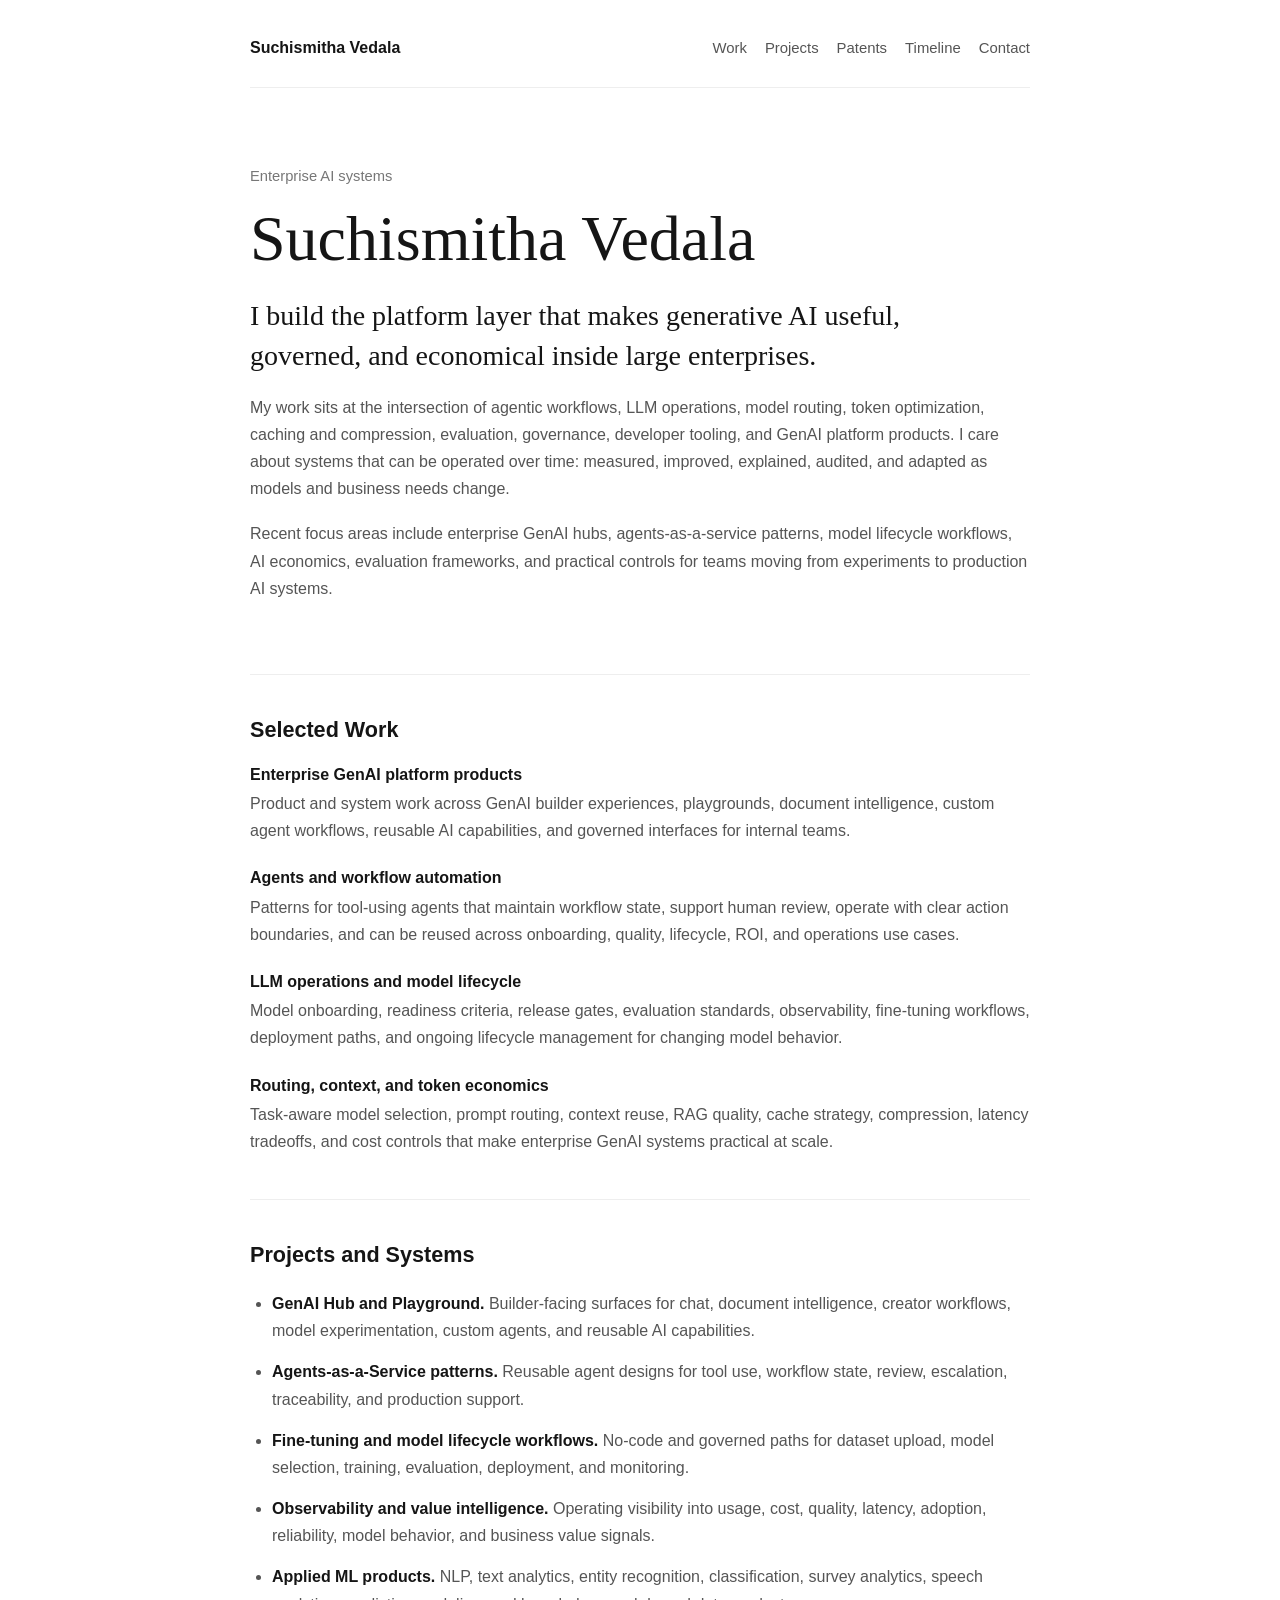
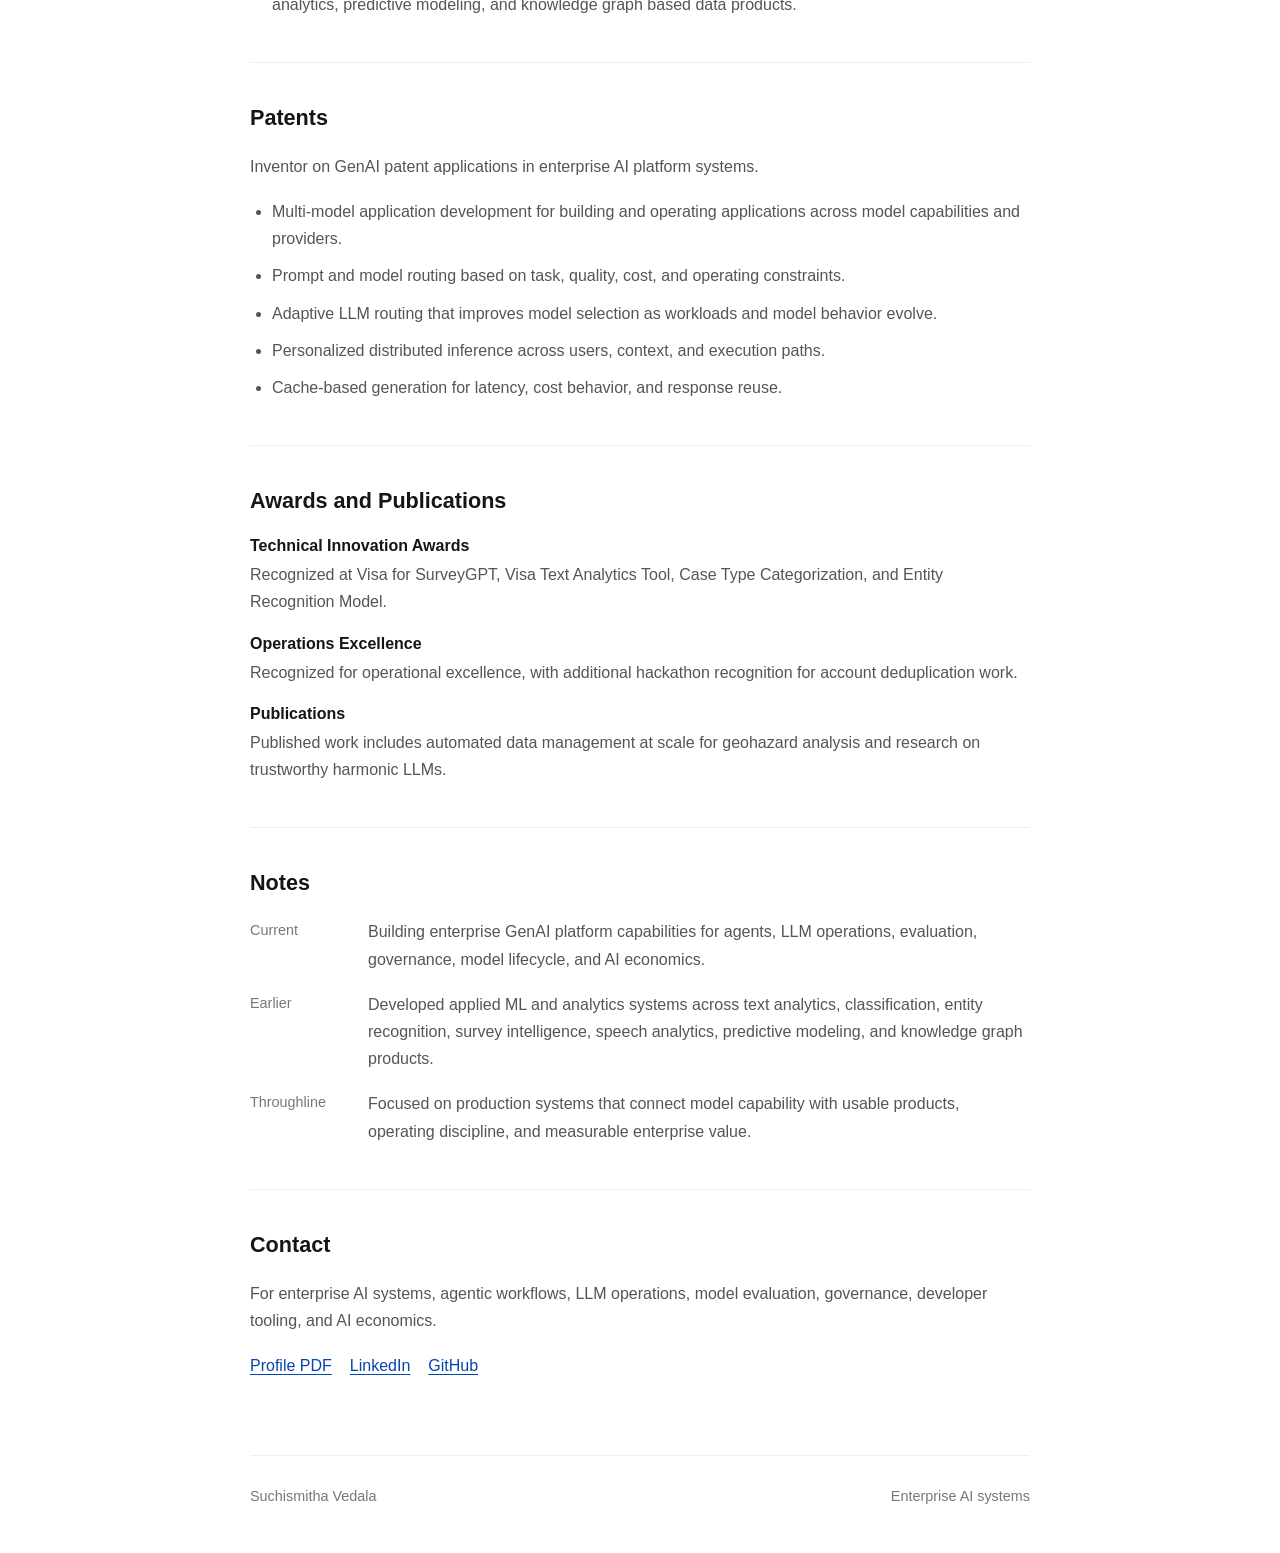
<file: index.html>
<!DOCTYPE html>
<html lang="en">

<head>
  <meta charset="UTF-8">
  <meta name="viewport" content="width=device-width, initial-scale=1.0">
  <meta name="description"
    content="Suchismitha Vedala builds enterprise AI systems across agents, LLM operations, model routing, token optimization, evaluation, governance, developer tooling, and AI economics.">
  <meta name="site-version" content="2026-07-13-technical-homepage-v1">
  <title>Suchismitha Vedala</title>
  <link rel="canonical" href="https://suchismitha-vedala.github.io/">
  <link rel="stylesheet" href="css/styles.css">
</head>

<body>
  <header class="site-header">
    <a class="site-name" href="#top">Suchismitha Vedala</a>
    <nav class="site-nav" aria-label="Primary navigation">
      <a href="#work">Work</a>
      <a href="#projects">Projects</a>
      <a href="#patents">Patents</a>
      <a href="#timeline">Timeline</a>
      <a href="#contact">Contact</a>
    </nav>
  </header>

  <main id="top" class="page">
    <section class="intro">
      <p class="eyebrow">Enterprise AI systems</p>
      <h1>Suchismitha Vedala</h1>
      <p class="lede">I build the platform layer that makes generative AI useful, governed, and economical inside large enterprises.</p>
      <p>My work sits at the intersection of agentic workflows, LLM operations, model routing, token optimization, caching and compression, evaluation, governance, developer tooling, and GenAI platform products. I care about systems that can be operated over time: measured, improved, explained, audited, and adapted as models and business needs change.</p>
      <p>Recent focus areas include enterprise GenAI hubs, agents-as-a-service patterns, model lifecycle workflows, AI economics, evaluation frameworks, and practical controls for teams moving from experiments to production AI systems.</p>
    </section>

    <section class="section" id="work">
      <h2>Selected Work</h2>
      <div class="entry-list">
        <article class="entry">
          <h3>Enterprise GenAI platform products</h3>
          <p>Product and system work across GenAI builder experiences, playgrounds, document intelligence, custom agent workflows, reusable AI capabilities, and governed interfaces for internal teams.</p>
        </article>
        <article class="entry">
          <h3>Agents and workflow automation</h3>
          <p>Patterns for tool-using agents that maintain workflow state, support human review, operate with clear action boundaries, and can be reused across onboarding, quality, lifecycle, ROI, and operations use cases.</p>
        </article>
        <article class="entry">
          <h3>LLM operations and model lifecycle</h3>
          <p>Model onboarding, readiness criteria, release gates, evaluation standards, observability, fine-tuning workflows, deployment paths, and ongoing lifecycle management for changing model behavior.</p>
        </article>
        <article class="entry">
          <h3>Routing, context, and token economics</h3>
          <p>Task-aware model selection, prompt routing, context reuse, RAG quality, cache strategy, compression, latency tradeoffs, and cost controls that make enterprise GenAI systems practical at scale.</p>
        </article>
      </div>
    </section>

    <section class="section" id="projects">
      <h2>Projects and Systems</h2>
      <ul class="plain-list">
        <li><strong>GenAI Hub and Playground.</strong> Builder-facing surfaces for chat, document intelligence, creator workflows, model experimentation, custom agents, and reusable AI capabilities.</li>
        <li><strong>Agents-as-a-Service patterns.</strong> Reusable agent designs for tool use, workflow state, review, escalation, traceability, and production support.</li>
        <li><strong>Fine-tuning and model lifecycle workflows.</strong> No-code and governed paths for dataset upload, model selection, training, evaluation, deployment, and monitoring.</li>
        <li><strong>Observability and value intelligence.</strong> Operating visibility into usage, cost, quality, latency, adoption, reliability, model behavior, and business value signals.</li>
        <li><strong>Applied ML products.</strong> NLP, text analytics, entity recognition, classification, survey analytics, speech analytics, predictive modeling, and knowledge graph based data products.</li>
      </ul>
    </section>

    <section class="section" id="patents">
      <h2>Patents</h2>
      <p class="section-note">Inventor on GenAI patent applications in enterprise AI platform systems.</p>
      <ul class="plain-list compact-list">
        <li>Multi-model application development for building and operating applications across model capabilities and providers.</li>
        <li>Prompt and model routing based on task, quality, cost, and operating constraints.</li>
        <li>Adaptive LLM routing that improves model selection as workloads and model behavior evolve.</li>
        <li>Personalized distributed inference across users, context, and execution paths.</li>
        <li>Cache-based generation for latency, cost behavior, and response reuse.</li>
      </ul>
    </section>

    <section class="section" id="awards">
      <h2>Awards and Publications</h2>
      <div class="entry-list small">
        <article class="entry">
          <h3>Technical Innovation Awards</h3>
          <p>Recognized at Visa for SurveyGPT, Visa Text Analytics Tool, Case Type Categorization, and Entity Recognition Model.</p>
        </article>
        <article class="entry">
          <h3>Operations Excellence</h3>
          <p>Recognized for operational excellence, with additional hackathon recognition for account deduplication work.</p>
        </article>
        <article class="entry">
          <h3>Publications</h3>
          <p>Published work includes automated data management at scale for geohazard analysis and research on trustworthy harmonic LLMs.</p>
        </article>
      </div>
    </section>

    <section class="section" id="timeline">
      <h2>Notes</h2>
      <div class="timeline">
        <article>
          <span>Current</span>
          <p>Building enterprise GenAI platform capabilities for agents, LLM operations, evaluation, governance, model lifecycle, and AI economics.</p>
        </article>
        <article>
          <span>Earlier</span>
          <p>Developed applied ML and analytics systems across text analytics, classification, entity recognition, survey intelligence, speech analytics, predictive modeling, and knowledge graph products.</p>
        </article>
        <article>
          <span>Throughline</span>
          <p>Focused on production systems that connect model capability with usable products, operating discipline, and measurable enterprise value.</p>
        </article>
      </div>
    </section>

    <section class="section contact" id="contact">
      <h2>Contact</h2>
      <p>For enterprise AI systems, agentic workflows, LLM operations, model evaluation, governance, developer tooling, and AI economics.</p>
      <p class="links">
        <a href="work/Suchismitha_Vedala.pdf">Profile PDF</a>
        <a href="https://www.linkedin.com/in/suchismitha-vedala">LinkedIn</a>
        <a href="https://github.com/Suchismitha-Vedala">GitHub</a>
      </p>
    </section>
  </main>

  <footer class="footer">
    <span>Suchismitha Vedala</span>
    <span>Enterprise AI systems</span>
  </footer>

  <script src="js/main.js"></script>
</body>

</html>
</file>
<file: css/styles.css>
:root {
  --bg: #ffffff;
  --ink: #151515;
  --muted: #555555;
  --light: #777777;
  --line: #dddddd;
  --line-soft: #eeeeee;
  --link: #0645ad;
  --max: 780px;
  --gutter: 24px;
  --serif: Georgia, "Times New Roman", serif;
  --sans: -apple-system, BlinkMacSystemFont, "Segoe UI", Helvetica, Arial, sans-serif;
}

* {
  box-sizing: border-box;
}

html {
  scroll-behavior: smooth;
}

body {
  margin: 0;
  min-width: 320px;
  background: var(--bg);
  color: var(--ink);
  font-family: var(--sans);
  font-size: 16px;
  line-height: 1.7;
  -webkit-font-smoothing: antialiased;
  text-rendering: optimizeLegibility;
}

h1,
h2,
h3,
p {
  margin-top: 0;
}

h1,
h2,
h3 {
  letter-spacing: 0;
  line-height: 1.2;
}

h1 {
  margin-bottom: 18px;
  font-family: var(--serif);
  font-size: clamp(2.25rem, 7vw, 4rem);
  font-weight: 400;
}

h2 {
  margin-bottom: 22px;
  font-size: 1.35rem;
  font-weight: 650;
}

h3 {
  margin-bottom: 6px;
  font-size: 1rem;
  font-weight: 650;
}

p {
  margin-bottom: 18px;
}

a {
  color: var(--link);
  text-decoration-thickness: 1px;
  text-underline-offset: 3px;
}

a:hover {
  color: #0b2f6b;
}

:focus-visible {
  outline: 2px solid rgba(6, 69, 173, 0.35);
  outline-offset: 3px;
}

.site-header,
.page,
.footer {
  width: min(var(--max), calc(100% - (var(--gutter) * 2)));
  margin-inline: auto;
}

.site-header {
  display: flex;
  align-items: baseline;
  justify-content: space-between;
  gap: 28px;
  padding: 34px 0 26px;
  border-bottom: 1px solid var(--line-soft);
}

.site-name {
  color: var(--ink);
  font-weight: 650;
  text-decoration: none;
  white-space: nowrap;
}

.site-nav {
  display: flex;
  flex-wrap: wrap;
  justify-content: flex-end;
  gap: 10px 18px;
  font-size: 0.93rem;
}

.site-nav a {
  color: var(--muted);
  text-decoration: none;
}

.site-nav a:hover,
.site-nav a.is-active {
  color: var(--ink);
  text-decoration: underline;
}

.page {
  padding-bottom: 56px;
}

.intro {
  padding: 76px 0 54px;
}

.eyebrow {
  margin-bottom: 12px;
  color: var(--light);
  font-size: 0.92rem;
}

.lede {
  max-width: 720px;
  color: var(--ink);
  font-family: var(--serif);
  font-size: clamp(1.35rem, 3vw, 1.75rem);
  line-height: 1.42;
}

.intro p:not(.eyebrow):not(.lede),
.section > p,
.contact p {
  color: var(--muted);
}

.section {
  padding: 42px 0 44px;
  border-top: 1px solid var(--line-soft);
}

.entry-list {
  display: grid;
  gap: 24px;
}

.entry-list.small {
  gap: 18px;
}

.entry p {
  margin-bottom: 0;
  color: var(--muted);
}

.plain-list {
  display: grid;
  gap: 14px;
  margin: 0;
  padding-left: 22px;
  color: var(--muted);
}

.plain-list strong {
  color: var(--ink);
  font-weight: 650;
}

.compact-list {
  gap: 10px;
}

.section-note {
  max-width: 640px;
}

.timeline {
  display: grid;
  gap: 18px;
}

.timeline article {
  display: grid;
  grid-template-columns: 96px minmax(0, 1fr);
  gap: 22px;
}

.timeline span {
  color: var(--light);
  font-size: 0.9rem;
}

.timeline p {
  margin-bottom: 0;
  color: var(--muted);
}

.contact {
  padding-bottom: 20px;
}

.links {
  display: flex;
  flex-wrap: wrap;
  gap: 10px 18px;
  margin-bottom: 0;
}

.footer {
  display: flex;
  justify-content: space-between;
  gap: 18px;
  padding: 28px 0 44px;
  border-top: 1px solid var(--line-soft);
  color: var(--light);
  font-size: 0.9rem;
}

@media (max-width: 680px) {
  :root {
    --gutter: 20px;
  }

  .site-header {
    display: block;
    padding-top: 24px;
  }

  .site-nav {
    justify-content: flex-start;
    margin-top: 14px;
  }

  .intro {
    padding-top: 56px;
  }

  .timeline article {
    grid-template-columns: 1fr;
    gap: 4px;
  }

  .footer {
    flex-direction: column;
    gap: 4px;
  }
}

@media (prefers-reduced-motion: reduce) {
  html {
    scroll-behavior: auto;
  }
}
</file>
